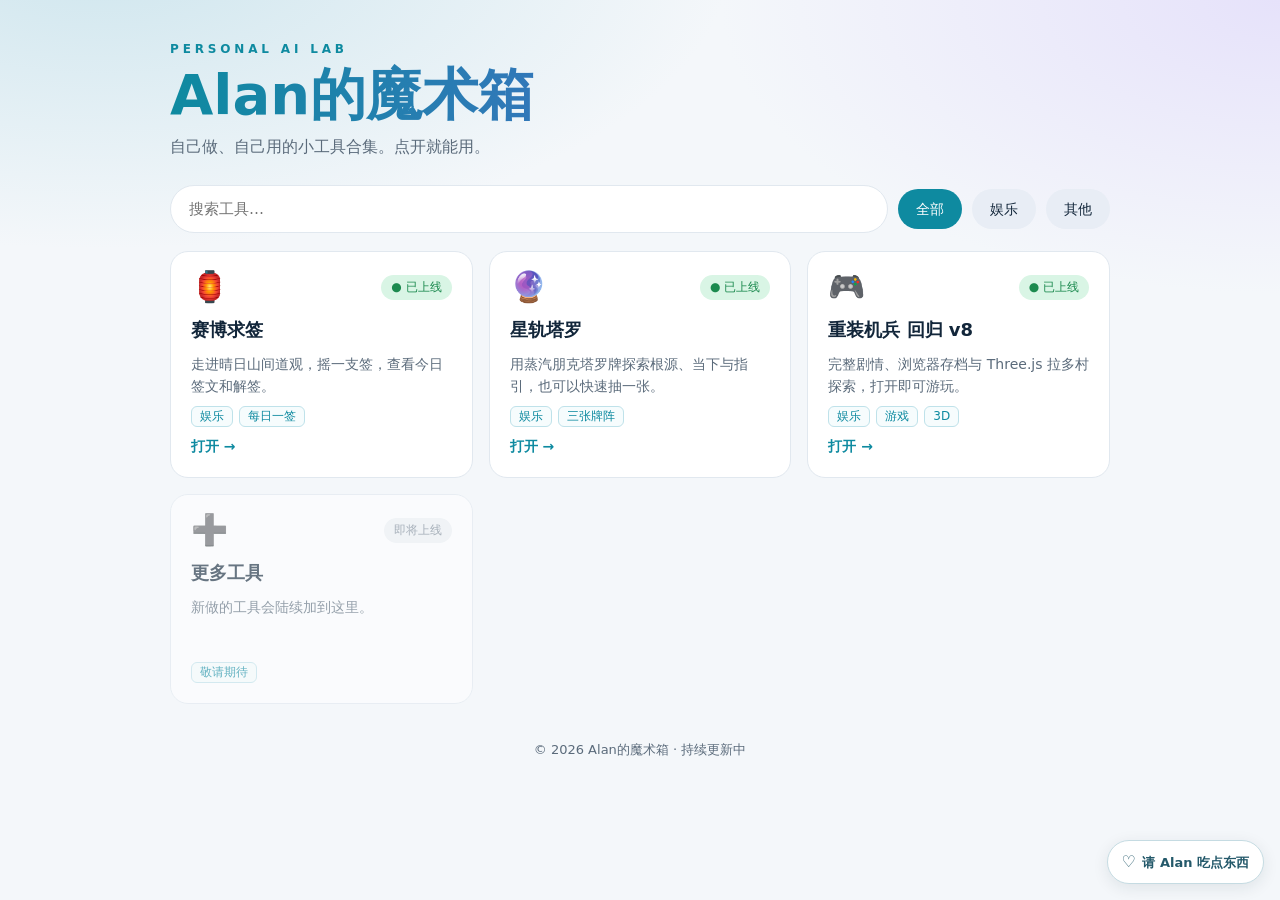
<file: index.html>
<!doctype html>
<html lang="zh-CN">
<head>
<meta charset="utf-8">
<meta name="viewport" content="width=device-width, initial-scale=1, viewport-fit=cover">
<title>Alan的魔术箱</title>
<meta name="description" content="自己做、自己用的小工具合集。点开就能用。">
<link rel="stylesheet" href="support.css">
<style>
:root{--teal:#0e8aa0;--violet:#6a5be0;--ink:#12263a;--mute:#5b6b7b;--line:#e1e8ef;
 font:16px/1.6 "PingFang SC","Hiragino Sans GB","Microsoft YaHei",system-ui,sans-serif;color:var(--ink)}
*{box-sizing:border-box}
body{margin:0;min-height:100vh;padding:env(safe-area-inset-top,0px) 0 env(safe-area-inset-bottom,0px);
 background:radial-gradient(900px 420px at 8% -5%,#cfe6ee 0,transparent 70%),radial-gradient(800px 420px at 100% 0,#e6e2fa 0,transparent 70%),#f4f7fa}
a{color:inherit;text-decoration:none}
:focus-visible{outline:2px solid var(--teal);outline-offset:3px}
.wrap{width:min(92vw,940px);margin:0 auto;padding:40px 0 24px}
.eyebrow{font-size:12px;font-weight:700;letter-spacing:.32em;color:var(--teal);margin:0}
h1{margin:4px 0 6px;font-size:clamp(36px,8vw,56px);line-height:1.15;font-weight:800;
 background:linear-gradient(90deg,var(--teal),var(--violet));-webkit-background-clip:text;background-clip:text;color:transparent}
.sub{margin:0 0 26px;color:var(--mute)}
.bar{display:flex;gap:10px;flex-wrap:wrap;align-items:center;margin-bottom:18px}
.bar input{flex:1 1 240px;min-width:0;font:inherit;font-size:15px;padding:11px 18px;border:1px solid var(--line);border-radius:999px;background:#fff}
.chip{font:inherit;font-size:14px;padding:9px 18px;border:0;border-radius:999px;background:#e8edf5;color:var(--ink);cursor:pointer}
.chip[aria-pressed=true]{background:var(--teal);color:#fff}
.grid{display:grid;grid-template-columns:repeat(auto-fill,minmax(260px,1fr));gap:16px}
.card{display:flex;flex-direction:column;gap:8px;padding:20px;background:#fff;border:1px solid var(--line);border-radius:18px;min-height:210px}
.card .top{display:flex;justify-content:space-between;align-items:center}
.ico{font-size:30px;line-height:1}
.badge{font-size:12px;padding:3px 10px;border-radius:999px;background:#eef1f5;color:#7a8794}
.live .badge{background:#d9f5e5;color:#1c8a4f}
.card h3{margin:6px 0 0;font-size:18px}
.card p{margin:0;font-size:14px;color:var(--mute);flex:1}
.tags{display:flex;gap:6px;flex-wrap:wrap}
.tags span{font-size:12px;color:var(--teal);border:1px solid #bfe2ea;border-radius:6px;padding:0 8px;background:#f6fcfd}
.open{font-size:14px;font-weight:700;color:var(--teal)}
a.card:hover{border-color:#a9d4de;box-shadow:0 8px 24px rgba(14,138,160,.12)}
.soon{opacity:.62}
.empty{display:none;text-align:center;color:var(--mute);padding:40px 0}
footer{text-align:center;font-size:13px;color:var(--mute);padding:36px 0 20px}
</style>
</head>
<body>
<div class="wrap">
  <p class="eyebrow">PERSONAL AI LAB</p>
  <h1>Alan的魔术箱</h1>
  <p class="sub">自己做、自己用的小工具合集。点开就能用。</p>

  <div class="bar">
    <input id="q" type="search" placeholder="搜索工具…" aria-label="搜索工具">
    <button class="chip" data-c="all" aria-pressed="true">全部</button>
    <button class="chip" data-c="娱乐" aria-pressed="false">娱乐</button>
    <button class="chip" data-c="其他" aria-pressed="false">其他</button>
  </div>

  <div class="grid" id="grid">
    <a class="card live" href="fortune.html" data-c="娱乐">
      <div class="top"><span class="ico">🏮</span><span class="badge">● 已上线</span></div>
      <h3>赛博求签</h3><p>走进晴日山间道观，摇一支签，查看今日签文和解签。</p>
      <div class="tags"><span>娱乐</span><span>每日一签</span></div><span class="open">打开 →</span>
    </a>
    <a class="card live" href="tarot/" data-c="娱乐">
      <div class="top"><span class="ico" aria-hidden="true">🔮</span><span class="badge">● 已上线</span></div>
      <h3>星轨塔罗</h3><p>用蒸汽朋克塔罗牌探索根源、当下与指引，也可以快速抽一张。</p>
      <div class="tags"><span>娱乐</span><span>三张牌阵</span></div><span class="open">打开 →</span>
    </a>
    <a class="card live" href="play-mmr.html" data-c="娱乐">
      <div class="top"><span class="ico">🎮</span><span class="badge">● 已上线</span></div>
      <h3>重装机兵 回归 v8</h3><p>完整剧情、浏览器存档与 Three.js 拉多村探索，打开即可游玩。</p>
      <div class="tags"><span>娱乐</span><span>游戏</span><span>3D</span></div><span class="open">打开 →</span>
    </a>
    <div class="card soon" data-c="其他">
      <div class="top"><span class="ico">➕</span><span class="badge">即将上线</span></div>
      <h3>更多工具</h3><p>新做的工具会陆续加到这里。</p>
      <div class="tags"><span>敬请期待</span></div>
    </div>
  </div>
  <p class="empty" id="empty">没有找到匹配的工具。</p>
  <footer>© <script>document.write(new Date().getFullYear())</script> Alan的魔术箱 · 持续更新中</footer>
</div>
<button class="support-launch" id="support-launch" type="button" aria-haspopup="dialog" aria-controls="support">
  <span aria-hidden="true">♡</span> 请 Alan 吃点东西
</button>
<dialog class="support-dialog" id="support" aria-labelledby="support-title">
  <div class="support-header">
    <h2 id="support-title">请 Alan 吃点东西</h2>
    <form method="dialog"><button class="support-close" type="submit" aria-label="关闭" autofocus>×</button></form>
  </div>
  <fieldset class="support-options">
    <legend>选一份小心意</legend>
    <label><input type="radio" name="support-item" value="1.6" checked><span><i aria-hidden="true">💧</i> 矿泉水 <b>¥1.6</b></span></label>
    <label><input type="radio" name="support-item" value="6.6"><span><i aria-hidden="true">🍋</i> 柠檬水 <b>¥6.6</b></span></label>
    <label><input type="radio" name="support-item" value="16"><span><i aria-hidden="true">🍱</i> 拼好饭 <b>¥16</b></span></label>
    <label><input type="radio" name="support-item" value="26"><span><i aria-hidden="true">🍔</i> 汉堡套餐 <b>¥26</b></span></label>
  </fieldset>
  <p class="support-instruction" role="status">微信扫码，手动输入 <strong id="support-amount">¥1.6</strong></p>
  <figure class="support-qr">
    <div class="support-qr-frame">
      <img alt="Alan 的微信收款二维码" width="1280" height="1770" data-src="assets/wechat-support.jpg">
    </div>
  </figure>
  <a class="support-save" href="assets/wechat-support.jpg" download="Alan-微信收款码.jpg">保存收款码，在微信中识别</a>
</dialog>
<script>
const q=document.getElementById('q'),cards=[...document.querySelectorAll('.card')],chips=[...document.querySelectorAll('.chip')];
let cat='all';
function apply(){const t=q.value.trim().toLowerCase();let n=0;
 cards.forEach(c=>{const ok=(cat==='all'||c.dataset.c===cat)&&c.textContent.toLowerCase().includes(t);c.style.display=ok?'':'none';if(ok)n++});
 document.getElementById('empty').style.display=n?'none':'block'}
q.addEventListener('input',apply);
chips.forEach(b=>b.addEventListener('click',()=>{cat=b.dataset.c;chips.forEach(x=>x.setAttribute('aria-pressed',x===b));apply()}));

const supportDialog = document.getElementById('support');
const supportImage = supportDialog.querySelector('img');
document.getElementById('support-launch').addEventListener('click', () => {
  if (!supportImage.hasAttribute('src')) supportImage.src = supportImage.dataset.src;
  supportDialog.showModal();
});
supportDialog.querySelector('.support-options').addEventListener('change', event => {
  document.getElementById('support-amount').textContent = '¥' + event.target.value;
});
</script>
</body>
</html>
</file>
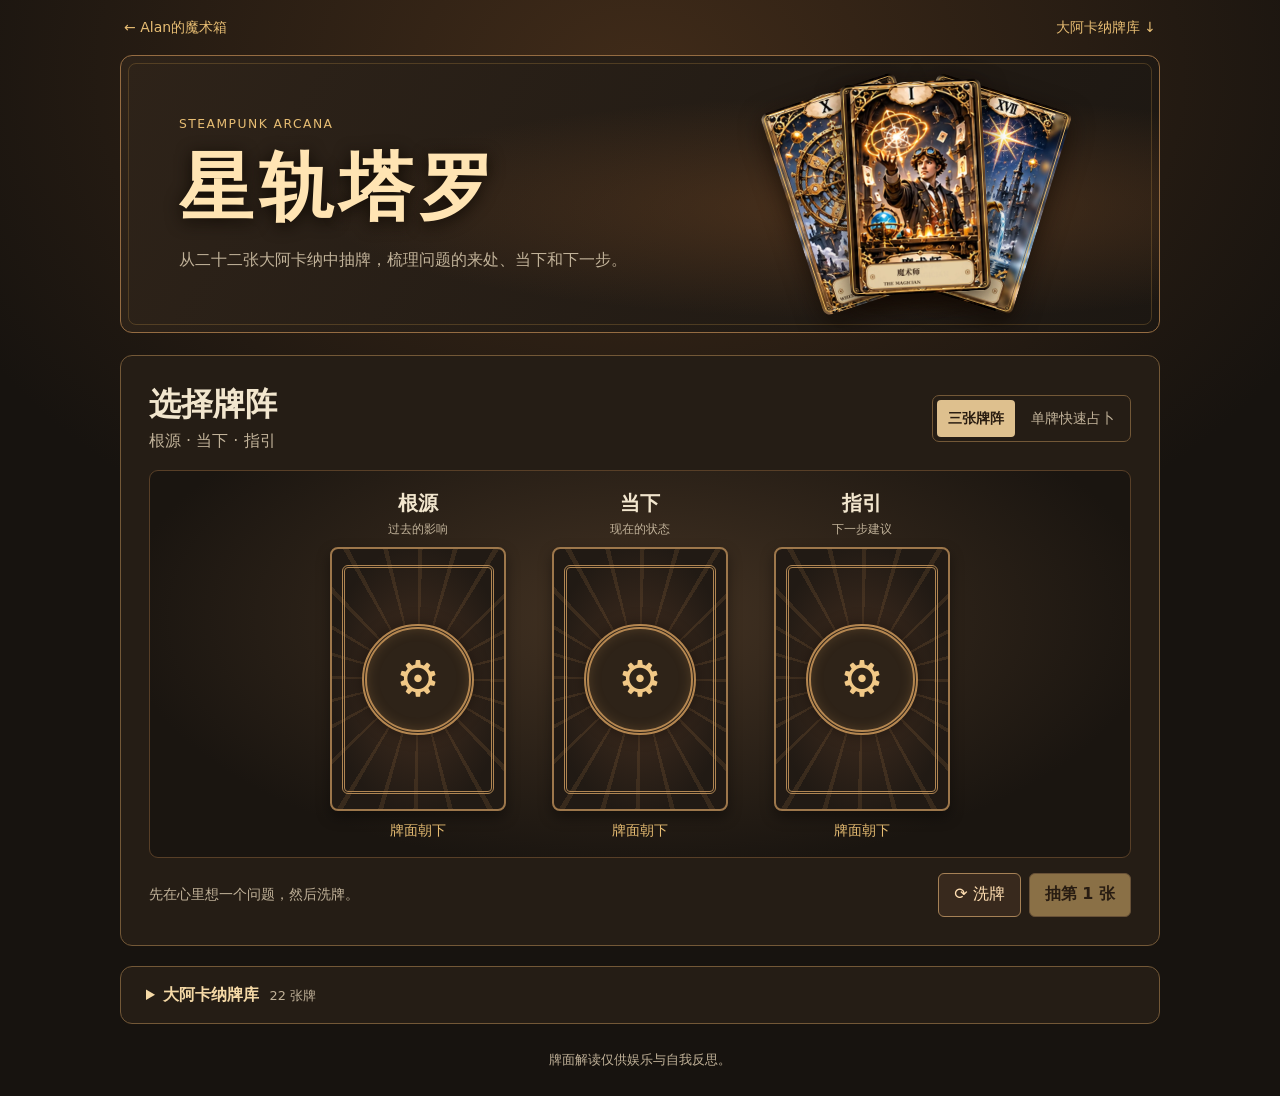
<file: tarot/index.html>
<!doctype html>
<html lang="zh-CN">
  <head>
    <meta charset="UTF-8" />
    <meta name="viewport" content="width=device-width, initial-scale=1.0" />
    <meta name="theme-color" content="#201910" />
    <meta name="description" content="蒸汽朋克塔罗，占卜三张牌的根源、当下与指引，也可单牌快速占卜。" />
    <title>星轨塔罗 · Arcana Tarot</title>
    <link rel="stylesheet" href="./src/styles.css?v=5" />
  </head>
  <body>
    <header class="topbar">
      <a href="../">← Alan的魔术箱</a>
      <a href="#library" id="library-link">大阿卡纳牌库 ↓</a>
    </header>
    <main class="page">
      <section class="hero" aria-labelledby="page-title">
        <div class="hero-copy">
          <p class="eyebrow">STEAMPUNK ARCANA</p>
          <h1 id="page-title">星轨塔罗</h1>
          <p>从二十二张大阿卡纳中抽牌，梳理问题的来处、当下和下一步。</p>
        </div>
        <div class="hero-deck" aria-hidden="true">
          <img src="./cards/10.webp" width="640" height="960" alt="">
          <img src="./cards/17.webp" width="640" height="960" alt="">
          <img src="./cards/01.webp" width="640" height="960" alt="">
        </div>
      </section>
      <section class="reading panel" aria-labelledby="reading-title">
        <div class="reading-heading">
          <div>
            <h2 id="reading-title">选择牌阵</h2>
            <p id="mode-description">根源 · 当下 · 指引</p>
          </div>
          <fieldset class="mode-picker" id="mode-picker">
            <legend class="sr-only">占卜模式</legend>
            <label><input type="radio" name="reading-mode" value="spread" checked><span>三张牌阵</span></label>
            <label><input type="radio" name="reading-mode" value="single"><span>单牌快速占卜</span></label>
          </fieldset>
        </div>
        <div class="table" id="table" data-mode="spread">
          <div class="spread" id="spread"></div>
          <p class="zoom-tip" id="zoom-tip" hidden>点击已翻开的牌放大查看。</p>
        </div>
        <div class="reading-controls">
          <p id="reading-status" role="status">先在心里想一个问题，然后洗牌。</p>
          <div class="actions">
            <button class="secondary" type="button" id="shuffle" disabled>⟳ 洗牌</button>
            <button class="primary" type="button" id="draw" disabled>抽一张</button>
          </div>
        </div>
        <noscript><p>请启用 JavaScript 后开始抽牌。</p></noscript>
      </section>
      <section class="interpretations" id="interpretations" aria-labelledby="interpretation-title" hidden>
        <h2 id="interpretation-title" tabindex="-1">牌阵解读</h2>
        <div class="interpretation-grid" id="individual"></div>
        <section class="summary panel" id="summary" aria-labelledby="summary-title" hidden></section>
      </section>
      <details class="library panel" id="library">
        <summary>大阿卡纳牌库 <span>22 张牌</span></summary>
        <div class="library-grid" id="library-grid"></div>
      </details>
    </main>
    <footer>牌面解读仅供娱乐与自我反思。</footer>
    <dialog class="preview" id="preview" aria-labelledby="preview-title">
      <form method="dialog"><button class="secondary" type="submit" aria-label="关闭牌面预览" autofocus>×</button></form>
      <div class="preview-media">
        <p id="preview-loading" role="status" hidden></p>
        <img id="preview-art" width="640" height="960" alt="" hidden>
      </div>
      <div class="result-heading"><h2 id="preview-title"></h2><span class="orientation" id="preview-orientation" hidden></span></div>
      <p id="preview-essence"></p>
    </dialog>
    <script type="module" src="./src/reading.js?v=5"></script>
  </body>
</html>
</file>
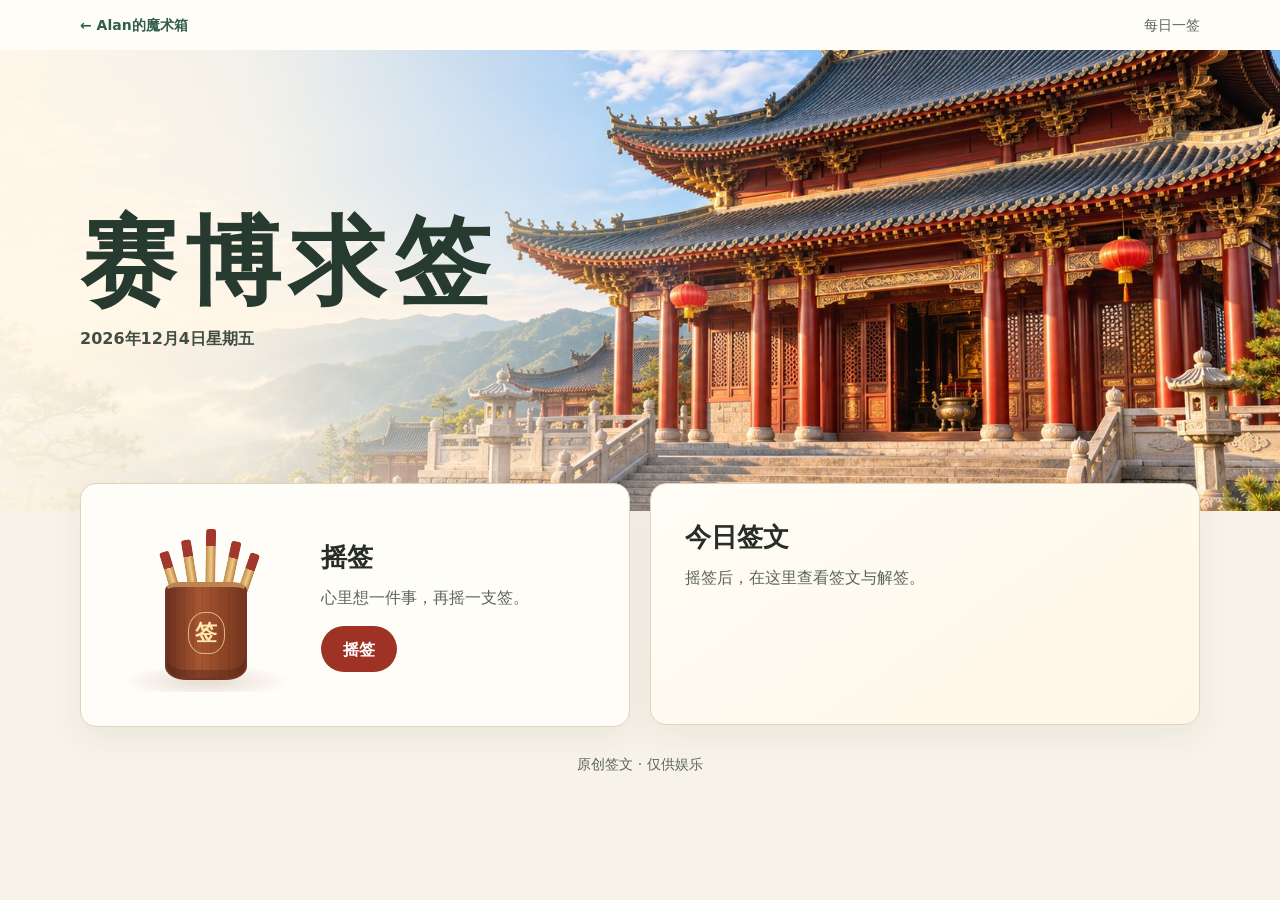
<file: fortune.html>
<!doctype html>
<html lang="zh-CN">
<head>
<meta charset="utf-8">
<meta name="viewport" content="width=device-width, initial-scale=1, viewport-fit=cover">
<title>赛博求签 · Alan的魔术箱</title>
<meta name="description" content="在晴日山间道观摇一支签，查看今日原创签文与解签。">
<link rel="preload" href="assets/temple-sunrise.jpg" as="image">
<link rel="stylesheet" href="fortune.css?v=2">
</head>
<body>
<header class="site-header">
  <a href="index.html">← Alan的魔术箱</a>
  <span>每日一签</span>
</header>
<main>
  <section class="hero" aria-labelledby="title">
    <div class="hero-copy">
      <h1 id="title">赛博求签</h1>
      <time id="date"></time>
    </div>
  </section>
  <div class="layout">
    <section class="draw" aria-labelledby="draw-title">
      <div class="stage" id="stage" aria-hidden="true">
        <div class="tube" id="tube">
          <span class="stick" style="--x:16%;--angle:-17deg;--rise:9px"></span>
          <span class="stick" style="--x:32%;--angle:-9deg;--rise:19px"></span>
          <span class="stick drawn-stick" style="--x:49%;--angle:1deg;--rise:29px"></span>
          <span class="stick" style="--x:65%;--angle:12deg;--rise:18px"></span>
          <span class="stick" style="--x:78%;--angle:19deg;--rise:8px"></span>
          <span class="vessel"><span>签</span></span>
        </div>
        <div class="sparkles">
          <span style="--x:-36px;--y:-22px"></span>
          <span style="--x:-22px;--y:-46px"></span>
          <span style="--x:5px;--y:-57px"></span>
          <span style="--x:29px;--y:-37px"></span>
          <span style="--x:39px;--y:-13px"></span>
        </div>
      </div>
      <div>
        <h2 id="draw-title">摇签</h2>
        <p id="hint" role="status">心里想一件事，再摇一支签。</p>
        <button class="go" id="go" type="button" aria-controls="card">摇签</button>
        <noscript><p>请启用 JavaScript 后求签。</p></noscript>
      </div>
    </section>
    <section class="paper" id="card" aria-labelledby="result-title">
      <h2 id="result-title" tabindex="-1">今日签文</h2>
      <p class="placeholder" id="placeholder">摇签后，在这里查看签文与解签。</p>
      <div id="result" hidden>
        <div class="result-heading"><p id="no"></p><p id="lv"></p></div>
        <p class="poem" id="poem"></p>
        <dl id="say"></dl>
      </div>
    </section>
  </div>
</main>
<footer>原创签文 · 仅供娱乐</footer>

<script>
const F=[
{lv:"上上",p:["潮平两岸阔","风正一帆悬","旧账今朝了","新程自向前"],s:{事业:"拖着的事能落地，放手推一把。",财运:"有小额进账，别急着再投出去。",感情:"主动说一句实话，比猜来猜去管用。",出行:"顺风，宜早不宜晚。"}},
{lv:"上",p:["灯下改旧稿","字字有回声","莫嫌慢半步","慢处见真功"],s:{事业:"适合打磨已有的东西，不宜另起炉灶。",财运:"稳，开销留一点余量。",感情:"耐心听对方说完。",出行:"近处走走就好。"}},
{lv:"上",p:["云散月自明","何须问东西","守得三更静","天亮鸟先啼"],s:{事业:"别被杂音带跑，按原计划走。",财运:"不动即是赚。",感情:"保持距离反而更舒服。",出行:"天气好，适合散心。"}},
{lv:"中上",p:["小舟过浅滩","擦底不翻船","看清水深处","再行莫贪欢"],s:{事业:"有点磕碰，但能过，别硬冲。",财运:"小心冲动消费。",感情:"别在气头上回消息。",出行:"留够时间，避开高峰。"}},
{lv:"中",p:["雾里看灯塔","忽远又忽近","不必急着靠","等雾散再行"],s:{事业:"信息不全，先别下结论。",财运:"持平，暂不做大决定。",感情:"顺其自然。",出行:"可去可不去。"}},
{lv:"中",p:["一线牵风筝","松紧要自知","太紧线易断","太松随风移"],s:{事业:"掌握节奏，别催别人也别催自己。",财运:"按预算来。",感情:"给彼此一点空间。",出行:"适合短途。"}},
{lv:"中上",p:["旧锚今可起","新港在前头","莫恋熟水域","一步便是秋"],s:{事业:"换个做法，可能比死磕有效。",财运:"开新源比省开支更有用。",感情:"该翻篇的翻篇。",出行:"可以尝试没去过的地方。"}},
{lv:"上上",p:["满帆迎朝阳","一路皆顺风","所求皆有应","莫忘谢同行"],s:{事业:"贵人在身边，记得道声谢。",财运:"有意外之喜。",感情:"心意相通的一天。",出行:"万事顺利。"}},
{lv:"中下",p:["暗礁藏浪下","无声最难防","慢行多看图","稳过便无妨"],s:{事业:"细节容易出错，交付前多检查一遍。",财运:"当心小额漏财。",感情:"言语留余地。",出行:"出发前再确认一次。"}},
{lv:"中",p:["夜航不见岸","舵稳心自宁","星在云后面","明日必晴明"],s:{事业:"过渡期，坚持就好。",财运:"平稳。",感情:"安静陪伴胜过多言。",出行:"夜里少赶路。"}},
{lv:"上",p:["炉边煮清茶","一盏解千愁","事缓则圆日","人和万事周"],s:{事业:"多沟通，少单打独斗。",财运:"人情往来有进账。",感情:"一顿好饭胜过千言。",出行:"约上朋友一起。"}},
{lv:"下",p:["风急浪头高","今日莫远行","收帆回港湾","明朝再扬鞭"],s:{事业:"今天别硬撑，先把能做的做完。",财运:"别做大决定。",感情:"先睡一觉再说。",出行:"尽量留在原地。"}}
];
const tube = document.getElementById('tube');
const stage = document.getElementById('stage');
const go = document.getElementById('go');
const hint = document.getElementById('hint');
const dateLabel = document.getElementById('date');
const resultTitle = document.getElementById('result-title');
const placeholder = document.getElementById('placeholder');
const result = document.getElementById('result');
const reducedMotion = matchMedia('(prefers-reduced-motion: reduce)');
// Reset the old played marker once so visitors can try the new animation.
const playedMarker = '2';
let currentDate;

function todayKey(date) {
  return [date.getFullYear(), date.getMonth() + 1, date.getDate()].join('-');
}

function fortuneIndex(key) {
  let hash = 2166136261;
  for (const character of key) {
    hash = Math.imul(hash ^ character.charCodeAt(0), 16777619) >>> 0;
  }
  return hash % F.length;
}

function reveal(animate = false) {
  const index = fortuneIndex(currentDate);
  const fortune = F[index];
  document.getElementById('no').textContent = `第 ${index + 1} 签`;
  document.getElementById('lv').textContent = fortune.lv;
  document.getElementById('poem').textContent = fortune.p.join('\n');
  const interpretations = Object.entries(fortune.s).map(([label, value]) => {
    const item = document.createElement('div');
    const term = document.createElement('dt');
    const detail = document.createElement('dd');
    term.textContent = label;
    detail.textContent = value;
    item.append(term, detail);
    return item;
  });
  document.getElementById('say').replaceChildren(...interpretations);
  placeholder.hidden = true;
  result.hidden = false;
  result.classList.toggle('reveal', animate);
  tube.classList.add('drawn');
  go.textContent = '再摇一次';
  hint.textContent = '重摇会再次揭晓同一支签。';
}

function refreshDate() {
  const date = new Date();
  const key = todayKey(date);
  if (key === currentDate || go.disabled) return;
  currentDate = key;
  dateLabel.dateTime = [date.getFullYear(), date.getMonth() + 1, date.getDate()]
    .map(part => String(part).padStart(2, '0')).join('-');
  dateLabel.textContent = new Intl.DateTimeFormat('zh-CN', { dateStyle: 'full' }).format(date);
  let drawn = false;
  try {
    drawn = localStorage.getItem('fortune:' + key) === playedMarker;
  } catch {}
  if (drawn) {
    reveal();
    return;
  }
  tube.classList.remove('drawn');
  placeholder.hidden = false;
  result.hidden = true;
  go.textContent = '摇签';
  hint.textContent = '心里想一件事，再摇一支签。';
}

function focusResult() {
  resultTitle.focus({ preventScroll: true });
  resultTitle.scrollIntoView({ behavior: reducedMotion.matches ? 'instant' : 'smooth', block: 'nearest' });
}

refreshDate();
document.addEventListener('visibilitychange', refreshDate);
go.addEventListener('click', async () => {
  refreshDate();
  go.disabled = true;
  go.textContent = '摇签中…';
  hint.textContent = '签筒摇动中…';
  placeholder.hidden = false;
  result.hidden = true;
  result.classList.remove('reveal');
  tube.classList.remove('drawn');
  if (!reducedMotion.matches) {
    tube.classList.add('shake');
    await new Promise(resolve => setTimeout(resolve, 700));
    tube.classList.remove('shake');
    stage.classList.add('burst');
    tube.classList.add('drawn');
    hint.textContent = '竹签出筒，正在展开签文。';
    await new Promise(resolve => setTimeout(resolve, 450));
    stage.classList.remove('burst');
  }
  try {
    localStorage.setItem('fortune:' + currentDate, playedMarker);
  } catch {}
  go.disabled = false;
  reveal(!reducedMotion.matches);
  focusResult();
});
</script>
</body>
</html>
</file>
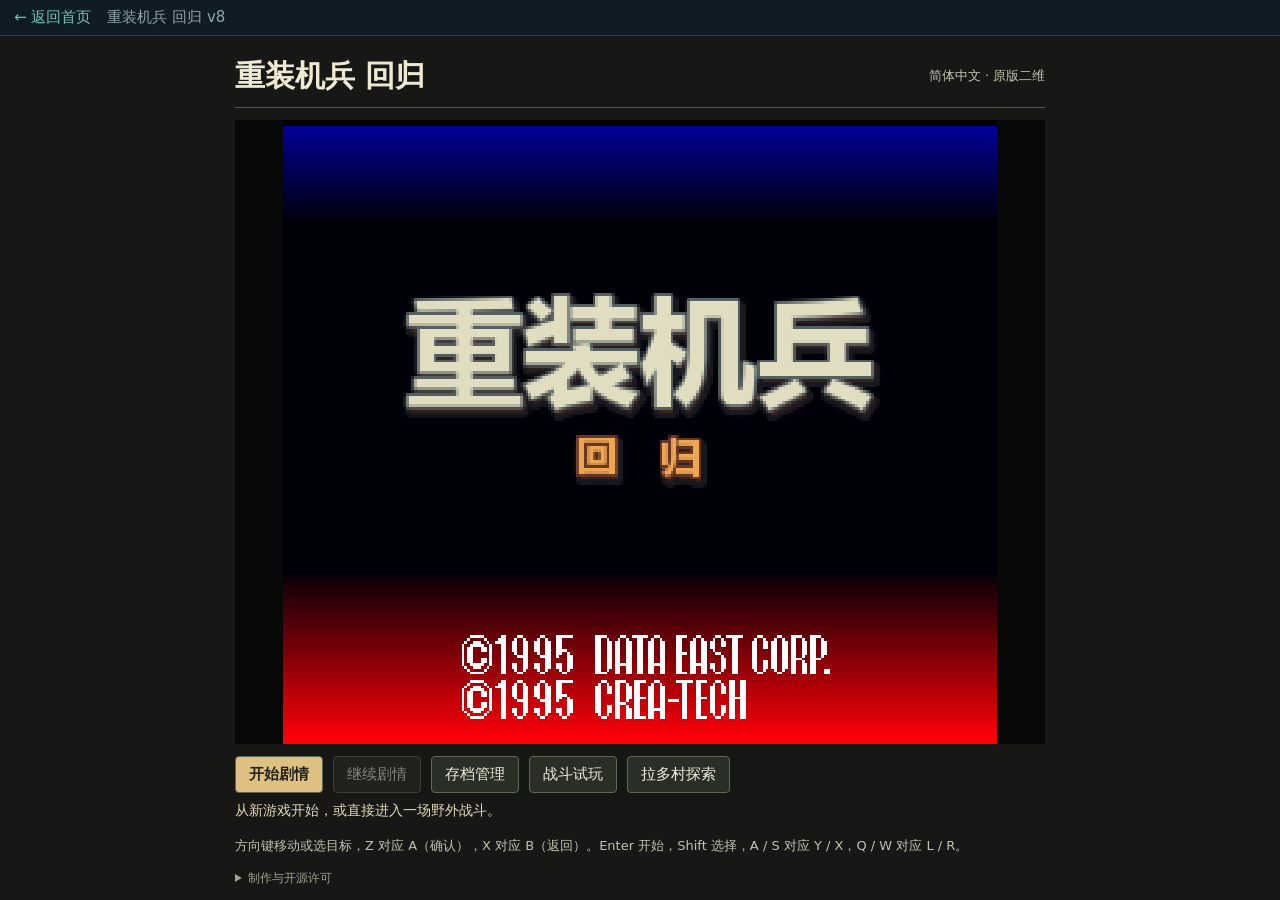
<file: play-mmr.html>
<!doctype html>
<html lang="zh-CN">
<head>
<meta charset="utf-8">
<meta name="viewport" content="width=device-width, initial-scale=1, viewport-fit=cover">
<title>重装机兵 回归 v8 · Alan的魔术箱</title>
<style>
:root{color-scheme:dark;font:15px "PingFang SC","Microsoft YaHei",system-ui,sans-serif}
html,body{height:100%;margin:0;background:#101c24;color:#e6e2d3}
body{display:flex;flex-direction:column;padding-top:env(safe-area-inset-top,0px);padding-bottom:env(safe-area-inset-bottom,0px)}
.bar{display:flex;align-items:center;gap:16px;padding:8px 14px;border-bottom:1px solid #2a3f4a}
.bar a{color:#6cc3b0;text-decoration:none}
.bar a:focus-visible{outline:2px solid #6cc3b0;outline-offset:3px}
.bar span{color:#8fa3ab}
.game-view { position: relative; flex: 1; min-height: 0; background: #171815; }
iframe { display: block; width: 100%; height: 100%; border: 0; }
.startup {
  position: absolute;
  inset: 0;
  display: grid;
  align-content: center;
  justify-items: center;
  padding: 24px;
  overflow: auto;
  text-align: center;
  background: #171815;
}
.startup[hidden], .startup-actions[hidden] { display: none; }
.startup h1 { margin: 0 0 8px; font-size: clamp(22px, 5vw, 30px); }
.startup p { margin: 0; color: #c1c2ae; line-height: 1.6; }
.startup progress { width: min(240px, 90%); margin-top: 16px; accent-color: #ddc082; }
.startup-actions { display: flex; justify-content: center; flex-wrap: wrap; gap: 10px; margin-top: 16px; }
.startup-actions a, .startup-actions button {
  padding: 9px 15px;
  border: 1px solid #777962;
  border-radius: 5px;
  background: #292e26;
  color: #efe8d2;
  font: inherit;
  cursor: pointer;
}
</style>
</head>
<body>
<div class="bar"><a href="index.html">← 返回首页</a><span>重装机兵 回归 v8</span></div>
<main class="game-view">
  <iframe id="game-frame" title="重装机兵 回归 v8" allow="fullscreen; gamepad; autoplay" allowfullscreen inert></iframe>
  <section class="startup" id="startup" aria-labelledby="startup-title">
    <h1 id="startup-title">重装机兵 回归 v8</h1>
    <p id="startup-status" role="status">正在加载游戏，首次打开约需下载 5.7 MB。</p>
    <progress id="startup-progress" aria-label="游戏加载中"></progress>
    <div class="startup-actions" id="startup-actions" hidden>
      <button id="startup-retry" type="button">重新加载</button>
      <a href="games/mmr.html?startup=2">直接打开游戏</a>
    </div>
    <noscript><p>运行游戏需要启用 JavaScript。</p></noscript>
  </section>
</main>
<script>
const gameFrame = document.getElementById('game-frame');
const startup = document.getElementById('startup');
const startupStatus = document.getElementById('startup-status');
const startupProgress = document.getElementById('startup-progress');
const startupActions = document.getElementById('startup-actions');
let startupTimer;

function loadGame() {
  clearTimeout(startupTimer);
  startup.hidden = false;
  gameFrame.inert = true;
  startupProgress.hidden = false;
  startupActions.hidden = true;
  startupStatus.textContent = '正在加载游戏，首次打开约需下载 5.7 MB。';
  startupTimer = setTimeout(() => {
    startupStatus.textContent = '加载时间较长，可以继续等待或重新加载。';
    startupActions.hidden = false;
  }, 12000);
  gameFrame.src = 'games/mmr.html?startup=2';
}

gameFrame.addEventListener('load', () => {
  const gameDocument = gameFrame.contentDocument;
  if (gameDocument?.URL === 'about:blank') return;
  clearTimeout(startupTimer);
  if (gameDocument?.body?.dataset.mmrReady === 'true') {
    gameFrame.inert = false;
    startup.hidden = true;
    return;
  }
  startupProgress.hidden = true;
  startupActions.hidden = false;
  startupStatus.textContent = '游戏未能初始化，请重新加载或直接打开游戏。';
});

document.getElementById('startup-retry').addEventListener('click', loadGame);
loadGame();
</script>
</body>
</html>
</file>
<file: support.css>
.support-launch {
  position: fixed;
  right: max(16px, env(safe-area-inset-right));
  bottom: max(16px, env(safe-area-inset-bottom));
  z-index: 1;
  min-height: 44px;
  padding: 8px 14px;
  border: 1px solid #c5dbe2;
  border-radius: 999px;
  background: #fff;
  box-shadow: 0 4px 16px #12263a18;
  color: #24596a;
  font: inherit;
  font-size: .8125rem;
  font-weight: 700;
  cursor: pointer;
}

.support-launch span { margin-right: 2px; font-size: 1rem; }
.support-launch:hover { background: #edf8fb; }
footer { margin-bottom: 40px; }

.support-dialog {
  width: min(440px, calc(100% - 28px));
  max-height: calc(100% - 28px);
  padding: clamp(16px, 4vw, 24px);
  border: 1px solid var(--line);
  border-radius: 20px;
  background: #fff;
  box-shadow: 0 20px 64px #12263a30;
  color: var(--ink);
}

.support-dialog::backdrop { background: #12263a68; }
.support-header { display: flex; justify-content: space-between; align-items: center; gap: 12px; }
.support-header h2 { margin: 0; font-size: 1.25rem; }
.support-close {
  width: 44px;
  height: 44px;
  padding: 0;
  border: 0;
  border-radius: 50%;
  background: #eef3f7;
  color: #244356;
  font: inherit;
  font-size: 1.25rem;
  cursor: pointer;
}

.support-options {
  display: grid;
  grid-template-columns: repeat(2, minmax(0, 1fr));
  gap: 8px;
  min-width: 0;
  margin: 8px 0 0;
  padding: 0;
  border: 0;
}

.support-options legend { margin-bottom: 8px; color: var(--mute); font-size: .875rem; }
.support-options label { position: relative; }
.support-options input {
  position: absolute;
  width: 1px;
  height: 1px;
  opacity: 0;
}

.support-options label > span {
  display: grid;
  grid-template-columns: auto 1fr;
  align-items: center;
  column-gap: 7px;
  padding: 8px 9px;
  border: 1px solid var(--line);
  border-radius: 10px;
  font-size: .875rem;
  cursor: pointer;
}

.support-options i { grid-row: span 2; font-style: normal; font-size: 1.3rem; }
.support-options b { grid-column: 2; color: #24596a; }
.support-options input:checked + span { border-color: #217387; background: #edf8fb; box-shadow: inset 0 0 0 1px #217387; }
.support-options input:focus-visible + span { outline: 2px solid #217387; outline-offset: 2px; }
.support-instruction { margin: 14px 0 6px; text-align: center; font-size: .875rem; }

.support-qr {
  width: min(220px, 100%);
  margin: 0 auto;
  padding: 14px;
  border: 1px solid var(--line);
  border-radius: 10px;
  background: #fff;
}

/* Enlarge the square code from the original WeChat poster. */
.support-qr-frame { position: relative; overflow: hidden; aspect-ratio: 1; }
.support-qr-frame img {
  position: absolute;
  top: -65%;
  left: -44.118%;
  display: block;
  width: 188.235%;
  height: auto;
}

.support-save {
  display: block;
  margin-top: 10px;
  color: #24596a;
  text-align: center;
  text-decoration: underline;
  text-underline-offset: 3px;
  font-size: .8125rem;
}
</file>
<file: tarot/src/styles.css>
:root {
  color-scheme: dark;
  --ink: #f2e6ce;
  --muted: #c1b299;
  --gold: #e7bd73;
  --line: #735837;
  --panel: #251d15;
  --serif: "Songti SC", "Noto Serif CJK SC", SimSun, Georgia, serif;
  font: 16px/1.65 "PingFang SC", "Microsoft YaHei", system-ui, sans-serif;
  background: #17130f;
  color: var(--ink);
}

* { box-sizing: border-box; }
[hidden] { display: none !important; }
body { margin: 0; background: radial-gradient(ellipse 850px 600px at 50% 7%, #402b19, transparent 90%); }
a { color: var(--gold); text-underline-offset: 4px; }
button { font: inherit; color: inherit; }
:focus-visible { outline: 2px solid #f2cb83; outline-offset: 4px; }
button:disabled { cursor: default; }
h1, h2, h3, h4 { font-family: var(--serif); line-height: 1.25; margin: 0; }
.sr-only {
  position: absolute;
  width: 1px;
  height: 1px;
  overflow: hidden;
  clip-path: inset(50%);
  white-space: nowrap;
}

.page, .topbar { width: min(94vw, 1040px); margin-inline: auto; }
.topbar {
  display: flex;
  justify-content: space-between;
  align-items: center;
  flex-wrap: wrap;
  gap: 6px 16px;
  padding: 16px 4px;
  font-size: .875rem;
}
.topbar a { text-decoration: none; }
.topbar a:hover { text-decoration: underline; }

.hero {
  position: relative;
  isolation: isolate;
  display: grid;
  grid-template-columns: 1.45fr 1fr;
  align-items: center;
  gap: 12px;
  min-height: 270px;
  margin-bottom: 22px;
  padding: 32px clamp(24px, 5vw, 58px);
  overflow: hidden;
  border: 1px solid #956c42;
  border-radius: 12px;
  background: radial-gradient(ellipse at 73% 55%, #8350276b, transparent 52%), linear-gradient(120deg, #2e2319, #1c1712);
}
.hero::before {
  position: absolute;
  z-index: -1;
  inset: 7px;
  border: 1px solid #ae85414d;
  border-radius: 8px;
  pointer-events: none;
  content: "";
}
.hero h1 {
  font-size: clamp(2.5rem, 6.3vw, 4.65rem);
  color: #ffe4b3;
  letter-spacing: .08em;
  text-shadow: 0 3px 16px #100a04;
}
.eyebrow { margin: 0 0 7px; color: var(--gold); font-size: .77rem; letter-spacing: .12em; }
.hero-copy > p:last-child { margin: 12px 0 0; max-width: 33em; color: var(--muted); }
.hero-deck { display: grid; place-items: center; min-width: 0; perspective: 500px; }
.hero-deck img {
  grid-area: 1 / 1;
  width: clamp(76px, 13vw, 141px);
  height: auto;
  border-radius: 8px;
  box-shadow: 0 8px 24px #100903b8;
}
.hero-deck img:nth-child(1) { transform: translateX(-40%) rotate(-18deg); }
.hero-deck img:nth-child(2) { transform: translateX(42%) rotate(17deg); }
.hero-deck img:nth-child(3) { transform: translateY(-3%) rotate(-3deg); }

.panel { background: var(--panel); border: 1px solid var(--line); border-radius: 12px; }
.reading { padding: clamp(14px, 3vw, 28px); }
.reading-heading, .reading-controls {
  display: flex;
  align-items: center;
  justify-content: space-between;
  flex-wrap: wrap;
  gap: 12px 18px;
}
.reading-heading { margin-bottom: 16px; }
.reading-heading h2, .interpretations > h2 { font-size: clamp(1.45rem, 3.5vw, 2rem); }
.reading-heading p, .reading-controls p { color: var(--muted); margin: 4px 0 0; }
.mode-picker { display: flex; flex-wrap: wrap; gap: 5px; margin: 0; padding: 4px; min-width: 0; border: 1px solid var(--line); border-radius: 7px; }
.mode-picker label { position: relative; }
.mode-picker input { position: absolute; width: 1px; height: 1px; opacity: 0; }
.mode-picker span { display: block; padding: 7px 11px; color: var(--muted); font-size: .875rem; border-radius: 4px; cursor: pointer; }
.mode-picker input:checked + span { background: #dec08e; color: #291c10; font-weight: 700; }
.mode-picker input:focus-visible + span { outline: 2px solid var(--gold); outline-offset: 2px; }
.mode-picker input:disabled + span { cursor: default; }

.table {
  padding: 18px 12px 14px;
  border: 1px solid #583f27;
  border-radius: 9px;
  background: radial-gradient(ellipse at 50% 38%, #443323, transparent 75%), #1a1510;
}
.spread {
  display: grid;
  grid-template-columns: repeat(3, minmax(0, 1fr));
  gap: clamp(8px, 4vw, 46px);
  width: min(100%, 620px);
  margin-inline: auto;
}
.table[data-mode="single"] .spread { grid-template-columns: minmax(0, 180px); justify-content: center; }
.slot { min-width: 0; text-align: center; }
.slot-label, .slot-caption { margin: 0; }
.slot-label { font: 700 1.28rem/1.4 var(--serif); }
.slot-label small { display: block; margin: 3px 0 10px; color: var(--muted); font: .75rem/1.4 system-ui, sans-serif; }
.slot-caption { min-height: 1.7em; margin-top: 8px; color: var(--gold); font-size: .85rem; }
.zoom-tip { margin: 10px 0 0; text-align: center; color: var(--muted); font-size: .8rem; }
.card-button {
  display: block;
  width: min(100%, 180px);
  aspect-ratio: 2 / 3;
  margin-inline: auto;
  padding: 0;
  border: 0;
  border-radius: 8px;
  background: transparent;
  cursor: pointer;
  perspective: 700px;
}
.card-button:not(:disabled):hover .card-back,
.card-button.revealed:not(:disabled):hover .card-front { outline: 2px solid #f5c778; outline-offset: 2px; }
.card-button.revealed:not(:disabled) { cursor: zoom-in; }
.table.shuffling .card-button { animation: shuffle .44s ease-in-out; }
.table.shuffling .slot:nth-child(even) .card-button { animation-direction: reverse; }
@keyframes shuffle {
  35% { transform: translate(-5px, -5px) rotate(-4deg); }
  70% { transform: translate(5px, -3px) rotate(4deg); }
}
.card-inner { display: block; position: relative; width: 100%; height: 100%; transform-style: preserve-3d; }
.card-button.revealed .card-inner { transform: rotateY(180deg); }
.card-back, .card-front {
  position: absolute;
  inset: 0;
  display: grid;
  place-items: center;
  overflow: hidden;
  backface-visibility: hidden;
  border-radius: 8px;
  box-shadow: 0 6px 14px #0006;
}
.card-back {
  border: 2px solid #9d774b;
  background: repeating-conic-gradient(from 0deg at 50% 50%, #91683c35 0 2deg, transparent 2deg 15deg),
    radial-gradient(ellipse, #463021, #211a14 74%);
}
.card-back::before {
  position: absolute;
  inset: 6%;
  border: 3px double #af8552;
  border-radius: 6px;
  content: "";
}
.medallion {
  display: grid;
  place-items: center;
  width: 65%;
  aspect-ratio: 1;
  border: clamp(2px, .45vw, 5px) double #b48650;
  border-radius: 50%;
  background: #2e2318;
  box-shadow: inset 0 0 12px #b4865040, 0 0 16px #0007;
  color: #f1c886;
  font-size: clamp(1.45rem, 5vw, 3.1rem);
  line-height: 1;
}
.card-front { transform: rotateY(180deg); border: 1px solid #a28051; background: #36291c; }
.front-label { color: var(--gold); font-family: var(--serif); }
.card-front img { position: absolute; inset: 0; width: 100%; height: 100%; object-fit: contain; }
.card-front img.upside-down { transform: rotate(180deg); }
.reading-controls { margin-top: 15px; }
.reading-controls p { margin: 0; font-size: .875rem; }
.actions { display: flex; flex-wrap: wrap; gap: 8px; }
.primary, .secondary {
  min-height: 44px;
  padding: 7px 15px;
  border: 1px solid #a68156;
  border-radius: 6px;
  cursor: pointer;
}
.primary { background: #e7bd73; color: #2b1c10; font-weight: 700; }
.primary:not(:disabled):hover { background: #ffda94; }
.secondary { background: #38291d; color: #ffdeb1; }
.secondary:not(:disabled):hover { background: #50402e; }
.primary:disabled, .secondary:disabled { opacity: .52; }

.interpretations { margin-top: 26px; }
.interpretation-grid { display: grid; grid-template-columns: repeat(auto-fit, minmax(min(100%, 235px), 1fr)); gap: 12px; margin-top: 12px; }
.interpretation, .summary { padding: clamp(16px, 2.5vw, 25px); }
.interpretation p, .summary p { margin: 8px 0 0; }
.result-heading { display: flex; align-items: center; flex-wrap: wrap; gap: 9px; margin-top: 6px; }
.result-heading h3, .summary h3 { font-size: 1.55rem; color: #f6d6a0; }
.orientation { padding: 1px 7px; border: 1px solid #8f784d; border-radius: 4px; color: #ffe0a8; font-size: .8rem; }
.orientation.reversed { border-color: #aa7662; color: #ffccbc; }
.question { color: var(--muted); font-size: .875rem; }
.keywords { color: var(--gold); font-size: .85rem; }
.summary { margin-top: 12px; }
.advice, .single-action { margin-top: 14px; padding-top: 14px; border-top: 1px solid var(--line); }
.advice h4 { color: var(--gold); font-size: 1.2rem; }
.library { margin-top: 20px; padding: 0 clamp(14px, 2.5vw, 25px); }
.library summary { padding-block: 15px; cursor: pointer; color: #f5d9a6; font-weight: 700; }
.library summary span { margin-left: 5px; color: var(--muted); font-size: .8rem; font-weight: 400; }
.library-grid { display: grid; grid-template-columns: repeat(auto-fill, minmax(105px, 1fr)); gap: 12px; margin-bottom: 18px; }
.library-card { display: grid; gap: 4px; padding: 5px; border: 1px solid var(--line); border-radius: 6px; background: #1a1611; cursor: pointer; }
.library-card img { display: block; width: 100%; height: auto; border-radius: 4px; }
.library-card span { font-size: .8rem; }
.preview { width: min(92vw, 520px); max-height: 92vh; padding: 14px 16px; color: var(--ink); background: var(--panel); border: 1px solid var(--line); border-radius: 12px; }
.preview[open] { animation: preview-zoom .16s cubic-bezier(.2, .8, .25, 1) both; }
.preview::backdrop { background: #0e0906ce; }
@keyframes preview-zoom {
  from { transform: scale(.94); }
  to { transform: scale(1); }
}
.preview form { display: flex; justify-content: flex-end; margin-bottom: 8px; }
.preview-media {
  display: grid;
  place-items: center;
  width: min(100%, 45.33vh);
  width: min(100%, 45.33svh);
  aspect-ratio: 2 / 3;
  margin: 0 auto 12px;
  overflow: hidden;
  border-radius: 6px;
  background: #1a1611;
}
.preview-media p { padding: 12px; color: var(--muted); text-align: center; }
.preview img { display: block; width: 100%; height: auto; }
.preview img.upside-down { transform: rotate(180deg); }
.preview h2, .preview p { margin: 5px 0; }
footer { padding: 25px 10px; text-align: center; color: var(--muted); font-size: .82rem; }

@media (max-width: 540px) {
  .hero { min-height: 190px; grid-template-columns: 1.55fr 1fr; padding: 18px 16px; }
  .hero h1 { font-size: clamp(1.8rem, 8.7vw, 2.5rem); }
  .hero-copy > p:last-child { font-size: .875rem; }
  .hero-deck img { width: clamp(57px, 18vw, 95px); }
  .table { padding-inline: 8px; }
  .slot-label { font-size: 1.12rem; }
  .slot-label small, .slot-caption { font-size: .69rem; }
  .library-grid { grid-template-columns: repeat(auto-fill, minmax(78px, 1fr)); gap: 8px; }
}

@media (prefers-reduced-motion: reduce) {
  .table.shuffling .card-button { animation: none; }
  .preview[open] { animation: none; }
}
</file>
<file: fortune.css>
:root {
  color-scheme: light;
  color: #282e27;
  background: #f7f3e9;
  font: 16px/1.6 "PingFang SC", "Microsoft YaHei", system-ui, sans-serif;
  --serif: "Songti SC", "Noto Serif CJK SC", SimSun, serif;
  --muted: #5c655b;
  --red: #9e3225;
  --line: #dfd4bf;
}

* { box-sizing: border-box; }
body { margin: 0; }
a { color: #315d4b; text-underline-offset: 4px; }
:focus-visible { outline: 2px solid #315d4b; outline-offset: 4px; }

.site-header {
  display: flex;
  justify-content: space-between;
  align-items: center;
  gap: 12px;
  padding: 14px max(5vw, calc((100vw - 1120px) / 2));
  background: #fffdf7;
  font-size: .875rem;
}

.site-header a { font-weight: 700; text-decoration: none; }
.site-header span { color: var(--muted); }

.hero {
  display: grid;
  align-items: center;
  min-height: clamp(320px, 36vw, 520px);
  padding: 32px 5vw;
  background: linear-gradient(90deg, #fff7e8f5 0%, #fff7e8d9 19%, #fff7e82b 48%, transparent 64%),
    #dfd4bf url("assets/temple-sunrise.jpg") center 48% / cover no-repeat;
}

.hero-copy { width: min(100%, 1120px); margin-inline: auto; }
h1, h2 { font-family: var(--serif); }
h1 {
  margin: 0 0 10px;
  font-size: clamp(3rem, 7.5vw, 6rem);
  line-height: 1.1;
  letter-spacing: .09em;
  color: #263a2f;
}

time { color: #414d42; font-weight: 600; }

.layout {
  position: relative;
  display: grid;
  grid-template-columns: 1fr 1fr;
  align-items: start;
  gap: 20px;
  width: min(90vw, 1120px);
  margin: -28px auto 0;
}

.draw, .paper {
  min-width: 0;
  min-height: 242px;
  padding: clamp(20px, 3vw, 34px);
  border: 1px solid var(--line);
  border-radius: 16px;
  background: #fffdf7;
  box-shadow: 0 12px 32px #3b2c1310;
}

.draw {
  display: grid;
  grid-template-columns: minmax(94px, .8fr) 1.2fr;
  align-items: center;
  gap: clamp(12px, 2vw, 24px);
}

h2 { margin: 0; font-size: 1.6rem; }
.draw p, .placeholder { margin: 6px 0 16px; color: var(--muted); }

.stage {
  position: relative;
  display: grid;
  height: 174px;
  place-items: end center;
  padding-bottom: 12px;
  background: radial-gradient(ellipse 46% 10% at 50% 94%, #774a3030, transparent);
}

.tube { position: relative; width: 82px; height: 111px; transform-origin: center bottom; }
.tube.shake { animation: shake .7s ease-in-out; }
@keyframes shake {
  14%, 42%, 70% { transform: translate(-6px, -12px) rotate(-17deg); }
  28%, 56%, 84% { transform: translate(6px, -4px) rotate(16deg); }
}

.stick {
  position: absolute;
  bottom: 56px;
  left: var(--x);
  width: 10px;
  height: 66px;
  border-radius: 3px;
  background: linear-gradient(#a2382d 17px, transparent 17px),
    linear-gradient(90deg, #ba8c4f, #f0c984 55%, #b47a42);
  transform: translateY(calc(-1 * var(--rise))) rotate(var(--angle));
  transform-origin: center bottom;
  transition: transform .3s ease-out;
}

.tube.shake .stick { animation: rattle .14s ease-in-out 5 alternate; }
@keyframes rattle {
  to { transform: translateY(calc(-1 * var(--rise) - 8px)) rotate(calc(var(--angle) + 7deg)); }
}

.tube.drawn .drawn-stick { transform: translateY(-58px) rotate(9deg); }
.stage.burst .drawn-stick { animation: emerge .45s ease-out; }
@keyframes emerge {
  from { transform: translateY(-29px) rotate(1deg); }
  55% { transform: translateY(-68px) rotate(14deg); }
  to { transform: translateY(-58px) rotate(9deg); }
}

.sparkles {
  position: absolute;
  left: 50%;
  bottom: 118px;
  width: 0;
  height: 0;
  pointer-events: none;
}

.sparkles span {
  position: absolute;
  width: 9px;
  height: 9px;
  opacity: 0;
  background: #cb871c;
  clip-path: polygon(50% 0, 64% 36%, 100% 50%, 64% 64%, 50% 100%, 36% 64%, 0 50%, 36% 36%);
}

.stage.burst .sparkles span { animation: sparkle .45s ease-out; }
@keyframes sparkle {
  20% { opacity: 1; }
  to { transform: translate(var(--x), var(--y)) rotate(30deg); opacity: 0; }
}

.vessel {
  position: absolute;
  inset: 13px 0 0;
  display: grid;
  place-items: center;
  border: 2px solid #713524;
  border-top: 5px solid #bd8351;
  border-radius: 17% 17% 26% 26% / 9% 9% 14% 14%;
  background: repeating-linear-gradient(90deg, transparent 0 7px, #421f171c 8px 9px),
    linear-gradient(90deg, #6c301f, #a75632 42%, #75351e);
  box-shadow: inset 0 -8px #54251870;
}

.vessel span {
  display: grid;
  place-items: center;
  width: 37px;
  height: 42px;
  border: 1px solid #dfb778;
  border-radius: 45% 45% 42% 42%;
  color: #ffe6ad;
  font: 700 1.35rem var(--serif);
}

.go {
  min-height: 46px;
  padding: 8px 22px;
  border: 0;
  border-radius: 999px;
  background: var(--red);
  color: #fff;
  font: inherit;
  font-weight: 700;
  cursor: pointer;
}

.go:hover { background: #82291f; }
.go:disabled { opacity: .7; cursor: progress; }
.paper { background: linear-gradient(145deg, #fffdf6, #fff6e6); }
#result.reveal { animation: reveal-paper .4s ease-out both; }
@keyframes reveal-paper {
  from { opacity: 0; transform: translateY(10px); }
  to { opacity: 1; transform: translateY(0); }
}
.result-heading { display: flex; align-items: center; gap: 12px; margin-top: 12px; }
.result-heading p { margin: 0; }
#no { color: #6f5841; font-size: .875rem; }
#lv { padding: 2px 9px; border: 1px solid #c87965; border-radius: 4px; color: #892e24; font-weight: 700; }
.poem { margin: 14px 0; color: #443425; font: 700 1.33rem/1.75 var(--serif); white-space: pre-line; }
dl { display: grid; gap: 8px; margin: 0; padding-top: 12px; border-top: 1px solid var(--line); }
dl div { display: grid; grid-template-columns: 3em 1fr; gap: 8px; }
dt { color: #74402b; font-weight: 700; }
dd { margin: 0; }
footer { padding: 26px 5vw; text-align: center; color: var(--muted); font-size: .875rem; }

@media (max-width: 680px) {
  .hero {
    align-items: end;
    min-height: clamp(276px, 72vw, 425px);
    padding-bottom: 38px;
    background-image: linear-gradient(0deg, #fff7e8 0%, #fff7e8e0 23%, #fff7e866 38%, transparent 56%),
      url("assets/temple-sunrise.jpg");
    background-position: 70% center;
  }
  h1 { margin-bottom: 2px; }
  .layout { grid-template-columns: 1fr; gap: 14px; margin-top: -16px; }
  .draw, .paper { min-height: 0; }
  .stage { height: 156px; padding: 0; }
  .sparkles { bottom: 108px; }
}

@media (prefers-reduced-motion: reduce) {
  .tube.shake, .tube.shake .stick, .stage.burst .drawn-stick,
  .stage.burst .sparkles span, #result.reveal { animation: none; }
  .stick { transition: none; }
}
</file>
